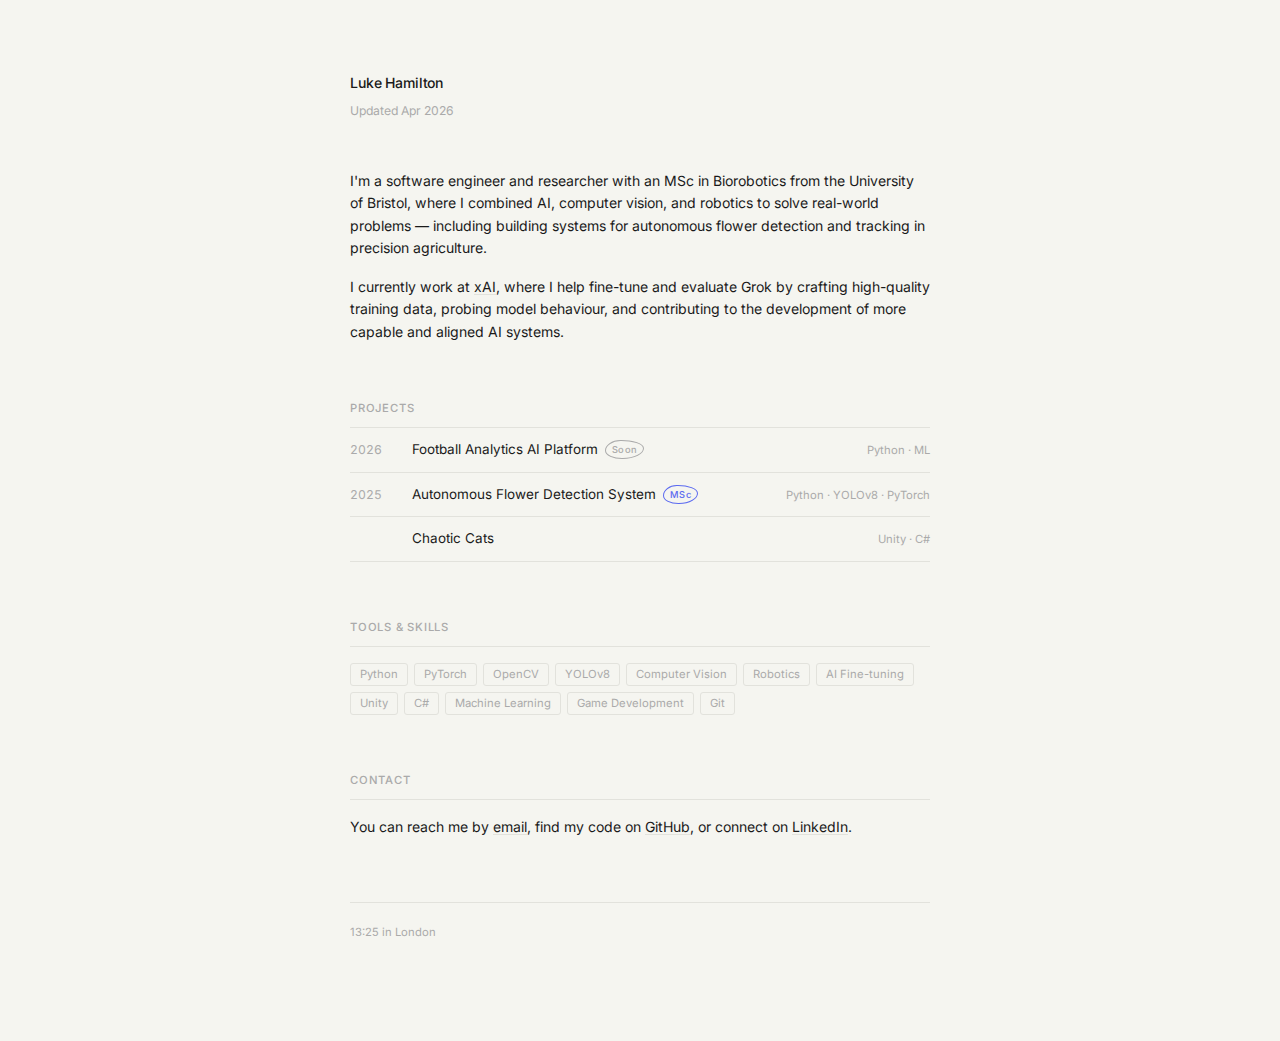
<file: index.html>
<!-- Built by hand. HTML, CSS, vanilla JS. No frameworks, no build tools. -->
<!DOCTYPE html>
<html lang="en">
<head>
  <meta charset="UTF-8" />
  <meta name="viewport" content="width=device-width, initial-scale=1.0" />
  <meta name="color-scheme" content="light dark" />
  <meta name="theme-color" media="(prefers-color-scheme: light)" content="#f5f5f0" />
  <meta name="theme-color" media="(prefers-color-scheme: dark)" content="#111110" />
  <title>Luke Hamilton</title>
  <meta name="description" content="Luke Hamilton — AI researcher, game developer, and biorobotics engineer." />
  <link rel="canonical" href="https://lukehamilton2000.github.io/portfolio/" />
  <link rel="preconnect" href="https://fonts.googleapis.com" />
  <link rel="preconnect" href="https://fonts.gstatic.com" crossorigin />
  <link href="https://fonts.googleapis.com/css2?family=Inter:ital,wght@0,400;0,500;1,400&display=swap" rel="stylesheet" />
  <script type="application/ld+json">{"@context":"https://schema.org","@type":"Person","name":"Luke Hamilton","email":"lukehamilton2000@gmail.com","url":"https://lukehamilton2000.github.io/portfolio/","jobTitle":"AI Data Specialist","worksFor":{"@type":"Organization","name":"xAI"},"alumniOf":{"@type":"EducationalOrganization","name":"University of Bristol"},"sameAs":["https://github.com/lukehamilton2000"]}</script>
  <style>
    *, *::before, *::after { box-sizing: border-box; margin: 0; padding: 0; }
    :root {
      --bg: #f5f5f0; --text: #1a1a1a; --muted: #aaa; --muted-hover: #555;
      --border: #e2e2dc; --accent: #5b6af0;
    }
    @media (prefers-color-scheme: dark) {
      :root { --bg: #111110; --text: #e6e6e2; --muted: #555; --muted-hover: #999; --border: #2a2a28; --accent: #818cf8; }
    }
    html { font-size: 15px; }
    body {
      background: var(--bg); color: var(--text);
      font-family: 'Inter', -apple-system, BlinkMacSystemFont, sans-serif;
      font-size: 1rem; line-height: 1.6; padding: 72px 24px 100px;
      -webkit-font-smoothing: antialiased;
    }
    .container { max-width: 580px; margin: 0 auto; }

    :focus-visible { outline: 2px solid var(--accent); outline-offset: 3px; border-radius: 2px; }

    .header { margin-bottom: 48px; }
    .header h1 { font-size: 0.9375rem; font-weight: 500; margin-bottom: 3px; letter-spacing: -0.01em; }
    .header .updated { color: var(--muted); font-size: 0.8125rem; }

    .bio { margin-bottom: 56px; }
    .bio p { margin-bottom: 16px; font-size: 0.9375rem; }
    .bio p:last-child { margin-bottom: 0; }
    .bio a, .contact a {
      color: inherit; text-decoration: underline;
      text-decoration-color: var(--border); text-underline-offset: 2px;
      transition: text-decoration-color 0.12s;
    }
    .bio a:hover, .contact a:hover { text-decoration-color: var(--text); }

    .section-label {
      font-size: 0.75rem; font-weight: 500; color: var(--muted);
      letter-spacing: 0.07em; text-transform: uppercase;
      padding-bottom: 10px; border-bottom: 1px solid var(--border);
    }

    .projects { margin-bottom: 56px; }
    .project-list { display: flex; flex-direction: column; }
    .project-list:hover .project-row { color: var(--muted); }
    .project-list:hover .project-row:hover { color: var(--text); }
    .project-row {
      display: grid; grid-template-columns: 48px 1fr auto;
      align-items: baseline; gap: 0 14px; padding: 11px 0;
      border-bottom: 1px solid var(--border); text-decoration: none;
      color: var(--text); transition: color 0.18s ease;
    }
    .project-row.no-top-border { border-top: none; }
    .project-row .year { font-size: 0.8125rem; color: var(--muted); font-variant-numeric: tabular-nums; }
    .project-row .year.hidden { visibility: hidden; }
    .project-row .title {
      font-size: 0.9rem; display: flex; align-items: center; gap: 7px;
      transition: transform 0.2s cubic-bezier(0.25,0.46,0.45,0.94);
    }
    .project-row:hover .title { transform: translateX(3px); }
    .project-row .title::after {
      content: '→'; font-size: 0.8125rem; opacity: 0;
      transform: translateX(-5px); transition: opacity 0.18s ease, transform 0.18s ease;
    }
    .project-list:hover .project-row:hover .title::after { opacity: 1; transform: translateX(0); }
    .project-row .tech { font-size: 0.75rem; color: var(--muted); text-align: right; white-space: nowrap; }

    .badge {
      font-size: 0.625rem; font-weight: 500; padding: 1px 6px;
      border: 1.5px solid var(--accent); color: var(--accent); letter-spacing: 0.03em; line-height: 1.6;
      border-radius: 40% 60% 55% 45% / 55% 45% 55% 45%; transform: rotate(-1deg);
      display: inline-flex; flex-shrink: 0;
    }
    .badge-soon { border-color: var(--muted); color: var(--muted); }

    .skills { margin-bottom: 56px; }
    .skill-grid { display: flex; flex-wrap: wrap; gap: 6px; padding-top: 16px; }
    .skill-tag {
      font-size: 0.75rem; color: var(--muted); border: 1px solid var(--border);
      border-radius: 3px; padding: 2px 9px; line-height: 1.5;
    }

    .contact { margin-bottom: 56px; }
    .contact p { font-size: 0.9375rem; padding-top: 16px; }
    #email-link { cursor: pointer; transition: opacity 0.1s; }
    #email-link.copied { opacity: 0.4; }

    footer {
      margin-top: 64px; padding-top: 20px; border-top: 1px solid var(--border);
      display: flex; align-items: center; justify-content: space-between; flex-wrap: wrap; gap: 8px;
    }
    footer .time-info, footer .status-text { font-size: 0.75rem; color: var(--muted); }
    footer .status-text { display: flex; align-items: center; gap: 5px; }
    .zzz { display: inline-flex; gap: 2px; font-size: 0.6875rem; animation: drift 2.6s ease-in-out infinite; }
    @keyframes drift {
      0%,100% { transform: translateY(0) rotate(0deg); opacity: 0.5; }
      50%      { transform: translateY(-4px) rotate(6deg); opacity: 1; }
    }
    @media (prefers-reduced-motion: reduce) {
      *, *::before, *::after { transition-duration: 0.01ms !important; animation-duration: 0.01ms !important; }
    }
    @media (max-width: 480px) {
      body { padding: 48px 18px 72px; }
      .project-row { grid-template-columns: 42px 1fr; }
      .project-row .tech { display: none; }
    }
  </style>
</head>
<body>
  <div class="container">
    <header class="header">
      <h1>Luke Hamilton</h1>
      <span class="updated">Updated Apr 2026</span>
    </header>

    <section class="bio">
      <p>I'm a software engineer and researcher with an MSc in Biorobotics from the University of Bristol, where I combined AI, computer vision, and robotics to solve real-world problems — including building systems for autonomous flower detection and tracking in precision agriculture.</p>
      <p>I currently work at <a href="https://x.ai" target="_blank" rel="noopener">xAI</a>, where I help fine-tune and evaluate Grok by crafting high-quality training data, probing model behaviour, and contributing to the development of more capable and aligned AI systems.</p>
    </section>

    <section class="projects">
      <div class="section-label">Projects</div>
      <div class="project-list">
        <a class="project-row" href="football-analytics.html">
          <span class="year">2026</span>
          <span class="title">Football Analytics AI Platform <span class="badge badge-soon">Soon</span></span>
          <span class="tech">Python · ML</span>
        </a>
        <a class="project-row" href="flower-detection.html">
          <span class="year">2025</span>
          <span class="title">Autonomous Flower Detection System <span class="badge">MSc</span></span>
          <span class="tech">Python · YOLOv8 · PyTorch</span>
        </a>
        <a class="project-row no-top-border" href="chaotic-cats.html">
          <span class="year hidden">2025</span>
          <span class="title">Chaotic Cats</span>
          <span class="tech">Unity · C#</span>
        </a>
      </div>
    </section>

    <section class="skills">
      <div class="section-label">Tools &amp; Skills</div>
      <div class="skill-grid">
        <span class="skill-tag">Python</span><span class="skill-tag">PyTorch</span>
        <span class="skill-tag">OpenCV</span><span class="skill-tag">YOLOv8</span>
        <span class="skill-tag">Computer Vision</span><span class="skill-tag">Robotics</span>
        <span class="skill-tag">AI Fine-tuning</span><span class="skill-tag">Unity</span>
        <span class="skill-tag">C#</span><span class="skill-tag">Machine Learning</span>
        <span class="skill-tag">Game Development</span><span class="skill-tag">Git</span>
      </div>
    </section>

    <section class="contact">
      <div class="section-label">Contact</div>
      <p>
        You can reach me by <a href="mailto:lukehamilton2000@gmail.com" id="email-link">email</a>,
        find my code on <a href="https://github.com/lukehamilton2000" target="_blank" rel="noopener me">GitHub</a>,
        or connect on <a href="https://linkedin.com/in/lukehamilton" target="_blank" rel="noopener">LinkedIn</a>.
      </p>
    </section>

    <footer>
      <span class="time-info" id="local-time">Loading…</span>
      <span class="status-text" id="footer-status"></span>
    </footer>
  </div>

  <script>
    function updateFooter() {
      const now = new Date();
      document.getElementById('local-time').textContent =
        now.toLocaleTimeString('en-GB', { hour:'2-digit', minute:'2-digit', timeZone:'Europe/London' }) + ' in London';
      const h = parseInt(new Intl.DateTimeFormat('en-GB',{hour:'numeric',hour12:false,timeZone:'Europe/London'}).format(now));
      document.getElementById('footer-status').innerHTML =
        (h >= 23 || h < 7) ? 'sleeping <span class="zzz">z z z</span>' : '';
    }
    updateFooter();
    setInterval(updateFooter, 10000);

    document.getElementById('email-link').addEventListener('click', e => {
      e.preventDefault();
      navigator.clipboard.writeText('lukehamilton2000@gmail.com').then(() => {
        const el = e.currentTarget;
        el.textContent = 'copied ✓';
        el.classList.add('copied');
        setTimeout(() => { el.textContent = 'email'; el.classList.remove('copied'); }, 1800);
      });
    });

    // hey dev 👋
    const m = 'font-family:monospace;';
    console.log('%c Luke Hamilton ', `${m}background:#1a1a1a;color:#f5f5f0;font-size:14px;padding:5px 10px;border-radius:3px`);
    console.log('%c hey, you opened devtools. respect. ', `${m}color:#aaa;font-size:11px`);
    console.log('%c → github.com/lukehamilton2000 ', `${m}color:#818cf8;font-size:11px`);
  </script>
</body>
</html>
</file>
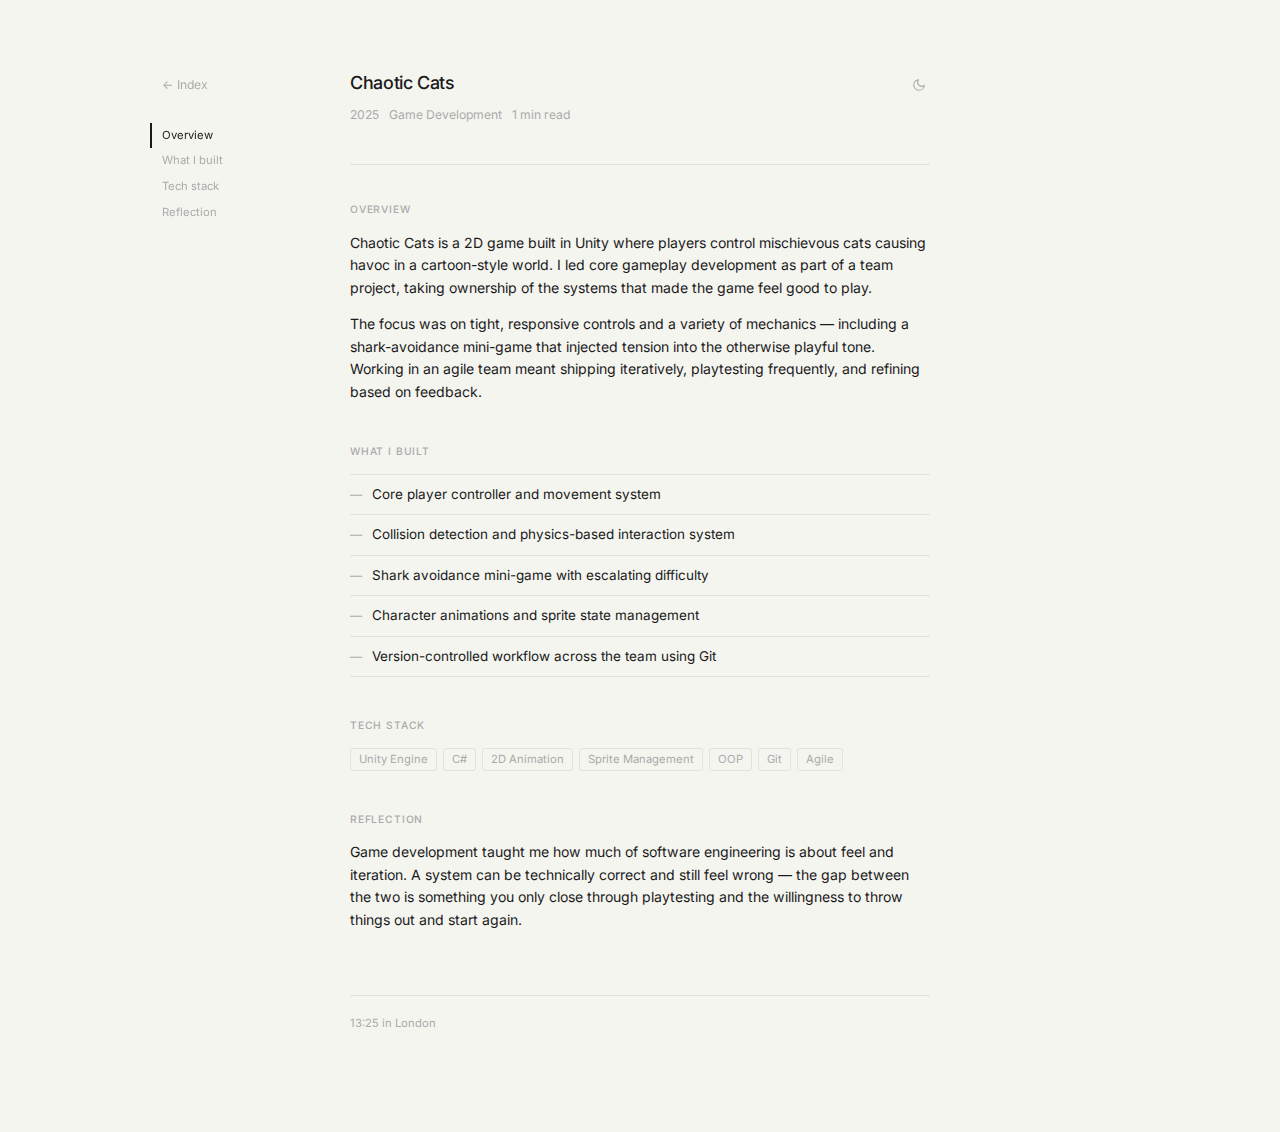
<file: chaotic-cats.html>
<!-- Built by hand. No frameworks. -->
<!DOCTYPE html>
<html lang="en">
<head>
  <meta charset="UTF-8" />
  <meta name="viewport" content="width=device-width, initial-scale=1.0" />
  <meta name="color-scheme" content="light dark" />
  <meta name="theme-color" media="(prefers-color-scheme: light)" content="#f5f5f0" />
  <meta name="theme-color" media="(prefers-color-scheme: dark)" content="#111110" />
  <title>Chaotic Cats — Luke Hamilton</title>
  <meta name="description" content="2D game featuring mischievous cats, built in Unity with C#." />
  <link rel="canonical" href="https://lukehamilton2000.github.io/portfolio/chaotic-cats.html" />
  <link rel="preconnect" href="https://fonts.googleapis.com" />
  <link rel="preconnect" href="https://fonts.gstatic.com" crossorigin />
  <link href="https://fonts.googleapis.com/css2?family=Inter:ital,wght@0,400;0,500;1,400&display=swap" rel="stylesheet" />
  <script>
    const savedTheme = localStorage.getItem('theme');
    if (savedTheme) document.documentElement.setAttribute('data-theme', savedTheme);
  </script>
  <style>
    *, *::before, *::after { box-sizing: border-box; margin: 0; padding: 0; }
    :root, :root[data-theme="light"] { --bg:#f5f5f0;--text:#1a1a1a;--muted:#aaa;--muted-hover:#444;--border:#e2e2dc;--accent:#5b6af0;--cw:580px; }
    :root[data-theme="dark"] { --bg:#111110;--text:#e6e6e2;--muted:#555;--muted-hover:#999;--border:#2a2a28;--accent:#818cf8; }
    @media (prefers-color-scheme: dark) {
      :root:not([data-theme="light"]) { --bg:#111110;--text:#e6e6e2;--muted:#555;--muted-hover:#999;--border:#2a2a28;--accent:#818cf8; }
    }
    html { font-size: 15px; }
    body {
      background:var(--bg);color:var(--text);
      font-family:'Inter',-apple-system,BlinkMacSystemFont,sans-serif;
      font-size:1rem;line-height:1.6;padding:72px 24px 100px;-webkit-font-smoothing:antialiased;
    }
    .progress { position:fixed;top:0;left:0;height:1.5px;width:0%;background:var(--text);z-index:100;transition:width 0.08s linear; }
    .sidebar { position:fixed;top:72px;left:calc(50% - 478px);width:140px; }
    .sidebar .back {
      display:inline-flex;align-items:center;gap:5px;font-size:0.8125rem;
      color:var(--muted);text-decoration:none;margin-bottom:28px;transition:color 0.12s;
    }
    .sidebar .back:hover { color:var(--text); }
    .sidebar nav { display:flex;flex-direction:column; }
    .sidebar nav a {
      font-size:0.75rem;color:var(--muted);text-decoration:none;
      padding:5px 0 5px 10px;margin-left:-12px;line-height:1.4;
      border-left:2px solid transparent;transition:color 0.12s,border-color 0.12s;
    }
    .sidebar nav a:hover { color:var(--muted-hover); }
    .sidebar nav a.active { color:var(--text);border-left-color:var(--text); }
    .mobile-back { display:none;align-items:center;gap:5px;font-size:0.8125rem;color:var(--muted);text-decoration:none;margin-bottom:40px;transition:color 0.12s; }
    .mobile-back:hover { color:var(--text); }
    .content { max-width:var(--cw);margin:0 auto; }
    :focus-visible { outline:2px solid var(--accent);outline-offset:3px;border-radius:2px; }
    .article-header { margin-bottom: 40px; display: flex; justify-content: space-between; align-items: flex-start; gap: 16px; }
    .header-content { flex: 1; }
    .article-header h1 { font-size:1.2rem;font-weight:500;line-height:1.25;letter-spacing:-0.02em;margin-bottom:10px; }
    .theme-toggle { background: none; border: none; padding: 4px; color: var(--muted); cursor: pointer; display: inline-flex; align-items: center; justify-content: center; transition: color 0.15s ease, transform 0.2s cubic-bezier(0.25, 0.46, 0.45, 0.94); margin-top: 2px; }
    .theme-toggle:hover { color: var(--text); }
    .theme-toggle:active { transform: scale(0.9); }
    .theme-toggle svg { width: 14px; height: 14px; fill: none; stroke: currentColor; stroke-width: 2; stroke-linecap: round; stroke-linejoin: round; }
    .theme-toggle #sun-icon { display: none; }
    .theme-toggle #moon-icon { display: block; }
    :root[data-theme="dark"] .theme-toggle #sun-icon { display: block; }
    :root[data-theme="dark"] .theme-toggle #moon-icon { display: none; }
    @media (prefers-color-scheme: dark) { :root:not([data-theme="light"]) .theme-toggle #sun-icon { display: block; } :root:not([data-theme="light"]) .theme-toggle #moon-icon { display: none; } }
    .article-meta { display:flex;align-items:center;gap:10px;flex-wrap:wrap; }
    .meta-item { font-size:0.8125rem;color:var(--muted); }
    .article-body { border-top:1px solid var(--border);padding-top:36px; }
    .article-body section { margin-bottom:40px; }
    .article-body section:last-child { margin-bottom:0; }
    .article-body h2 { font-size:0.6875rem;font-weight:500;letter-spacing:0.08em;text-transform:uppercase;color:var(--muted);margin-bottom:14px;scroll-margin-top:88px; }
    .article-body p { font-size:0.9375rem;margin-bottom:14px; }
    .article-body p:last-child { margin-bottom:0; }
    .article-body ul { list-style:none; }
    .article-body ul li { padding:9px 0;border-bottom:1px solid var(--border);font-size:0.9rem;display:flex;align-items:baseline;gap:10px; }
    .article-body ul li:first-child { border-top:1px solid var(--border); }
    .article-body ul li::before { content:'—';color:var(--muted);flex-shrink:0;font-size:0.8125rem; }
    .tech-list { display:flex;flex-wrap:wrap;gap:6px; }
    .tech-tag { font-size:0.75rem;color:var(--muted);border:1px solid var(--border);border-radius:3px;padding:2px 8px;line-height:1.5; }
    footer { margin-top:64px;padding-top:18px;border-top:1px solid var(--border);font-size:0.75rem;color:var(--muted); }
    @media (prefers-reduced-motion: reduce) {
      *,*::before,*::after { transition-duration:0.01ms !important;animation-duration:0.01ms !important; }
    }
    @media (max-width:980px) { .sidebar { display:none; } .mobile-back { display:inline-flex; } }
    @media (max-width:480px) { body { padding:48px 18px 72px; } }
  </style>
</head>
<body>
  <div class="progress" id="progress"></div>

  <aside class="sidebar">
    <a class="back" href="index.html">← Index</a>
    <nav id="toc">
      <a href="#overview">Overview</a>
      <a href="#built">What I built</a>
      <a href="#tech">Tech stack</a>
      <a href="#reflection">Reflection</a>
    </nav>
  </aside>

  <main class="content">
    <a class="mobile-back" href="index.html">← Index</a>

    <header class="article-header">
      <div class="header-content">
        <h1>Chaotic Cats</h1>
        <div class="article-meta">
          <time class="meta-item" datetime="2025">2025</time>
          <span class="meta-item">Game Development</span>
          <span class="meta-item" id="reading-time"></span>
        </div>
      </div>
      <button class="theme-toggle" id="theme-toggle" aria-label="Toggle theme">
        <svg id="moon-icon" xmlns="http://www.w3.org/2000/svg" viewBox="0 0 24 24"><path d="M21 12.79A9 9 0 1 1 11.21 3 7 7 0 0 0 21 12.79z"></path></svg>
        <svg id="sun-icon" xmlns="http://www.w3.org/2000/svg" viewBox="0 0 24 24"><circle cx="12" cy="12" r="5"></circle><line x1="12" y1="1" x2="12" y2="3"></line><line x1="12" y1="21" x2="12" y2="23"></line><line x1="4.22" y1="4.22" x2="5.64" y2="5.64"></line><line x1="18.36" y1="18.36" x2="19.78" y2="19.78"></line><line x1="1" y1="12" x2="3" y2="12"></line><line x1="21" y1="12" x2="23" y2="12"></line><line x1="4.22" y1="19.78" x2="5.64" y2="18.36"></line><line x1="18.36" y1="5.64" x2="19.78" y2="4.22"></line></svg>
      </button>
    </header>

    <div class="article-body">
      <section id="overview">
        <h2>Overview</h2>
        <p>Chaotic Cats is a 2D game built in Unity where players control mischievous cats causing havoc in a cartoon-style world. I led core gameplay development as part of a team project, taking ownership of the systems that made the game feel good to play.</p>
        <p>The focus was on tight, responsive controls and a variety of mechanics — including a shark-avoidance mini-game that injected tension into the otherwise playful tone. Working in an agile team meant shipping iteratively, playtesting frequently, and refining based on feedback.</p>
      </section>
      <section id="built">
        <h2>What I built</h2>
        <ul>
          <li>Core player controller and movement system</li>
          <li>Collision detection and physics-based interaction system</li>
          <li>Shark avoidance mini-game with escalating difficulty</li>
          <li>Character animations and sprite state management</li>
          <li>Version-controlled workflow across the team using Git</li>
        </ul>
      </section>
      <section id="tech">
        <h2>Tech stack</h2>
        <div class="tech-list">
          <span class="tech-tag">Unity Engine</span><span class="tech-tag">C#</span>
          <span class="tech-tag">2D Animation</span><span class="tech-tag">Sprite Management</span>
          <span class="tech-tag">OOP</span><span class="tech-tag">Git</span><span class="tech-tag">Agile</span>
        </div>
      </section>
      <section id="reflection">
        <h2>Reflection</h2>
        <p>Game development taught me how much of software engineering is about feel and iteration. A system can be technically correct and still feel wrong — the gap between the two is something you only close through playtesting and the willingness to throw things out and start again.</p>
      </section>
    </div>

    <footer id="local-time">Loading…</footer>
  </main>

  <script>
    const words = document.querySelector('.article-body').textContent.trim().split(/\s+/).length;
    document.getElementById('reading-time').textContent = Math.max(1, Math.round(words / 200)) + ' min read';

    window.addEventListener('scroll', () => {
      document.getElementById('progress').style.width =
        Math.min(window.scrollY / (document.body.scrollHeight - innerHeight) * 100, 100) + '%';
    }, { passive: true });

    const secs = document.querySelectorAll('.article-body section[id]');
    const links = document.querySelectorAll('#toc a');
    secs.forEach(s => new IntersectionObserver(es => es.forEach(e => {
      if (e.isIntersecting) {
        links.forEach(a => a.classList.remove('active'));
        const a = document.querySelector(`#toc a[href="#${e.target.id}"]`);
        if (a) a.classList.add('active');
      }
    }), { rootMargin: '-20% 0px -70% 0px' }).observe(s));

    document.addEventListener('keydown', e => {
      if (['INPUT','TEXTAREA'].includes(document.activeElement.tagName)) return;
      if (e.key === 'Escape' || e.key === 'h') window.location.href = 'index.html';
    });

    function tick() {
      document.getElementById('local-time').textContent =
        new Date().toLocaleTimeString('en-GB',{hour:'2-digit',minute:'2-digit',timeZone:'Europe/London'}) + ' in London';
    }
    tick(); setInterval(tick, 10000);

    const themeToggle = document.getElementById('theme-toggle');
    if (themeToggle) {
      themeToggle.addEventListener('click', () => {
        const isDark = document.documentElement.getAttribute('data-theme') === 'dark' || 
                      (!document.documentElement.hasAttribute('data-theme') && window.matchMedia('(prefers-color-scheme: dark)').matches);
        const newTheme = isDark ? 'light' : 'dark';
        document.documentElement.setAttribute('data-theme', newTheme);
        localStorage.setItem('theme', newTheme);
      });
    }
  </script>
</body>
</html>
</file>
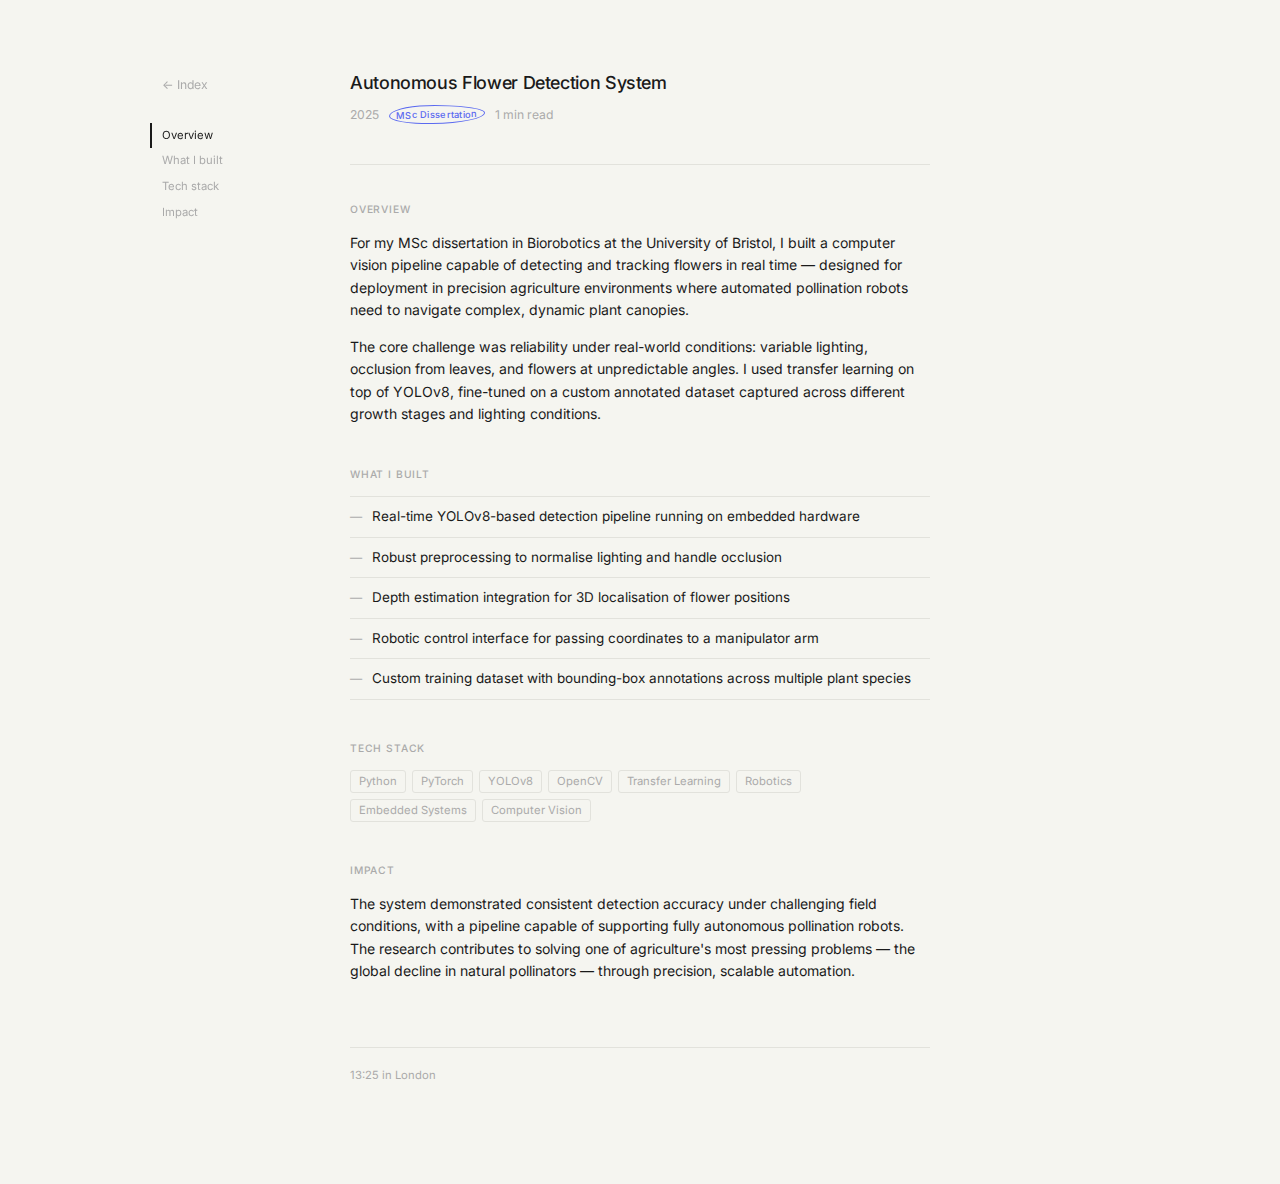
<file: flower-detection.html>
<!-- Built by hand. No frameworks. -->
<!DOCTYPE html>
<html lang="en">
<head>
  <meta charset="UTF-8" />
  <meta name="viewport" content="width=device-width, initial-scale=1.0" />
  <meta name="color-scheme" content="light dark" />
  <meta name="theme-color" media="(prefers-color-scheme: light)" content="#f5f5f0" />
  <meta name="theme-color" media="(prefers-color-scheme: dark)" content="#111110" />
  <title>Autonomous Flower Detection — Luke Hamilton</title>
  <meta name="description" content="MSc dissertation: real-time flower detection and tracking system for precision agriculture robotics." />
  <link rel="canonical" href="https://lukehamilton2000.github.io/portfolio/flower-detection.html" />
  <link rel="preconnect" href="https://fonts.googleapis.com" />
  <link rel="preconnect" href="https://fonts.gstatic.com" crossorigin />
  <link href="https://fonts.googleapis.com/css2?family=Inter:ital,wght@0,400;0,500;1,400&display=swap" rel="stylesheet" />
  <style>
    *, *::before, *::after { box-sizing: border-box; margin: 0; padding: 0; }
    :root {
      --bg: #f5f5f0; --text: #1a1a1a; --muted: #aaa; --muted-hover: #444;
      --border: #e2e2dc; --accent: #5b6af0;
      --cw: 580px; /* content width — must match index */
    }
    @media (prefers-color-scheme: dark) {
      :root { --bg: #111110; --text: #e6e6e2; --muted: #555; --muted-hover: #999; --border: #2a2a28; --accent: #818cf8; }
    }
    html { font-size: 15px; }
    body {
      background: var(--bg); color: var(--text);
      font-family: 'Inter', -apple-system, BlinkMacSystemFont, sans-serif;
      font-size: 1rem; line-height: 1.6; padding: 72px 24px 100px;
      -webkit-font-smoothing: antialiased;
    }

    /* ── Scroll progress ── */
    .progress {
      position: fixed; top: 0; left: 0; height: 1.5px; width: 0%;
      background: var(--text); z-index: 100; transition: width 0.08s linear;
    }

    /* ── Sidebar: fixed, left-of-center ── */
    /* Content is max-width:var(--cw) centered.
       Left edge of content = 50vw - var(--cw)/2
       Sidebar right edge   = left edge - 48px gap
       Sidebar left edge    = sidebar right - 140px
       → left: calc(50% - var(--cw)/2 - 48px - 140px) = calc(50% - 478px)        */
    .sidebar {
      position: fixed; top: 72px;
      left: calc(50% - 478px);
      width: 140px;
    }
    .sidebar .back {
      display: inline-flex; align-items: center; gap: 5px;
      font-size: 0.8125rem; color: var(--muted); text-decoration: none;
      margin-bottom: 28px; transition: color 0.12s;
    }
    .sidebar .back:hover { color: var(--text); }
    .sidebar nav { display: flex; flex-direction: column; }
    .sidebar nav a {
      font-size: 0.75rem; color: var(--muted); text-decoration: none;
      padding: 5px 0 5px 10px; margin-left: -12px; line-height: 1.4;
      border-left: 2px solid transparent;
      transition: color 0.12s, border-color 0.12s;
    }
    .sidebar nav a:hover { color: var(--muted-hover); }
    .sidebar nav a.active { color: var(--text); border-left-color: var(--text); }

    /* Mobile back — shown only when sidebar hidden */
    .mobile-back {
      display: none;
      align-items: center; gap: 5px; font-size: 0.8125rem;
      color: var(--muted); text-decoration: none; margin-bottom: 40px;
      transition: color 0.12s;
    }
    .mobile-back:hover { color: var(--text); }

    /* ── Content — same centering as index ── */
    .content { max-width: var(--cw); margin: 0 auto; }

    :focus-visible { outline: 2px solid var(--accent); outline-offset: 3px; border-radius: 2px; }

    .article-header { margin-bottom: 40px; }
    .article-header h1 {
      font-size: 1.2rem; font-weight: 500; line-height: 1.25;
      letter-spacing: -0.02em; margin-bottom: 10px;
    }
    .article-meta { display: flex; align-items: center; gap: 10px; flex-wrap: wrap; }
    .meta-item { font-size: 0.8125rem; color: var(--muted); }
    .badge {
      font-size: 0.625rem; font-weight: 500; padding: 1px 6px;
      border: 1.5px solid var(--accent); color: var(--accent); letter-spacing: 0.03em; line-height: 1.6;
      border-radius: 40% 60% 55% 45% / 55% 45% 55% 45%; transform: rotate(-1deg); display: inline-flex;
    }

    .article-body { border-top: 1px solid var(--border); padding-top: 36px; }
    .article-body section { margin-bottom: 40px; }
    .article-body section:last-child { margin-bottom: 0; }
    .article-body h2 {
      font-size: 0.6875rem; font-weight: 500; letter-spacing: 0.08em;
      text-transform: uppercase; color: var(--muted); margin-bottom: 14px; scroll-margin-top: 88px;
    }
    .article-body p { font-size: 0.9375rem; margin-bottom: 14px; }
    .article-body p:last-child { margin-bottom: 0; }
    .article-body ul { list-style: none; }
    .article-body ul li {
      padding: 9px 0; border-bottom: 1px solid var(--border);
      font-size: 0.9rem; display: flex; align-items: baseline; gap: 10px;
    }
    .article-body ul li:first-child { border-top: 1px solid var(--border); }
    .article-body ul li::before { content: '—'; color: var(--muted); flex-shrink: 0; font-size: 0.8125rem; }
    .tech-list { display: flex; flex-wrap: wrap; gap: 6px; }
    .tech-tag {
      font-size: 0.75rem; color: var(--muted); border: 1px solid var(--border);
      border-radius: 3px; padding: 2px 8px; line-height: 1.5;
    }

    footer { margin-top: 64px; padding-top: 18px; border-top: 1px solid var(--border); font-size: 0.75rem; color: var(--muted); }

    @media (prefers-reduced-motion: reduce) {
      *, *::before, *::after { transition-duration: 0.01ms !important; animation-duration: 0.01ms !important; }
      .progress { transition: none; }
    }

    /* Hide fixed sidebar on narrow viewports */
    @media (max-width: 980px) {
      .sidebar { display: none; }
      .mobile-back { display: inline-flex; }
    }
    @media (max-width: 480px) { body { padding: 48px 18px 72px; } }
  </style>
</head>
<body>
  <div class="progress" id="progress"></div>

  <aside class="sidebar">
    <a class="back" href="index.html">← Index</a>
    <nav id="toc">
      <a href="#overview">Overview</a>
      <a href="#built">What I built</a>
      <a href="#tech">Tech stack</a>
      <a href="#impact">Impact</a>
    </nav>
  </aside>

  <main class="content">
    <a class="mobile-back" href="index.html">← Index</a>

    <header class="article-header">
      <h1>Autonomous Flower Detection System</h1>
      <div class="article-meta">
        <time class="meta-item" datetime="2025">2025</time>
        <span class="badge">MSc Dissertation</span>
        <span class="meta-item" id="reading-time"></span>
      </div>
    </header>

    <div class="article-body">
      <section id="overview">
        <h2>Overview</h2>
        <p>For my MSc dissertation in Biorobotics at the University of Bristol, I built a computer vision pipeline capable of detecting and tracking flowers in real time — designed for deployment in precision agriculture environments where automated pollination robots need to navigate complex, dynamic plant canopies.</p>
        <p>The core challenge was reliability under real-world conditions: variable lighting, occlusion from leaves, and flowers at unpredictable angles. I used transfer learning on top of YOLOv8, fine-tuned on a custom annotated dataset captured across different growth stages and lighting conditions.</p>
      </section>
      <section id="built">
        <h2>What I built</h2>
        <ul>
          <li>Real-time YOLOv8-based detection pipeline running on embedded hardware</li>
          <li>Robust preprocessing to normalise lighting and handle occlusion</li>
          <li>Depth estimation integration for 3D localisation of flower positions</li>
          <li>Robotic control interface for passing coordinates to a manipulator arm</li>
          <li>Custom training dataset with bounding-box annotations across multiple plant species</li>
        </ul>
      </section>
      <section id="tech">
        <h2>Tech stack</h2>
        <div class="tech-list">
          <span class="tech-tag">Python</span><span class="tech-tag">PyTorch</span>
          <span class="tech-tag">YOLOv8</span><span class="tech-tag">OpenCV</span>
          <span class="tech-tag">Transfer Learning</span><span class="tech-tag">Robotics</span>
          <span class="tech-tag">Embedded Systems</span><span class="tech-tag">Computer Vision</span>
        </div>
      </section>
      <section id="impact">
        <h2>Impact</h2>
        <p>The system demonstrated consistent detection accuracy under challenging field conditions, with a pipeline capable of supporting fully autonomous pollination robots. The research contributes to solving one of agriculture's most pressing problems — the global decline in natural pollinators — through precision, scalable automation.</p>
      </section>
    </div>

    <footer id="local-time">Loading…</footer>
  </main>

  <script>
    // Reading time
    const words = document.querySelector('.article-body').textContent.trim().split(/\s+/).length;
    document.getElementById('reading-time').textContent = Math.max(1, Math.round(words / 200)) + ' min read';

    // Scroll progress
    window.addEventListener('scroll', () => {
      const p = window.scrollY / (document.body.scrollHeight - innerHeight) * 100;
      document.getElementById('progress').style.width = Math.min(p, 100) + '%';
    }, { passive: true });

    // Active TOC
    const secs = document.querySelectorAll('.article-body section[id]');
    const links = document.querySelectorAll('#toc a');
    new IntersectionObserver(es => es.forEach(e => {
      if (e.isIntersecting) {
        links.forEach(a => a.classList.remove('active'));
        const a = document.querySelector(`#toc a[href="#${e.target.id}"]`);
        if (a) a.classList.add('active');
      }
    }), { rootMargin: '-20% 0px -70% 0px' }).observe(secs[0]) || secs.forEach(s =>
      new IntersectionObserver(es => es.forEach(e => {
        if (e.isIntersecting) {
          links.forEach(a => a.classList.remove('active'));
          const a = document.querySelector(`#toc a[href="#${e.target.id}"]`);
          if (a) a.classList.add('active');
        }
      }), { rootMargin: '-20% 0px -70% 0px' }).observe(s)
    );

    // Keyboard shortcut: h or Esc → home
    document.addEventListener('keydown', e => {
      if (['INPUT','TEXTAREA'].includes(document.activeElement.tagName)) return;
      if (e.key === 'Escape' || e.key === 'h') window.location.href = 'index.html';
    });

    // Footer clock
    function tick() {
      document.getElementById('local-time').textContent =
        new Date().toLocaleTimeString('en-GB',{hour:'2-digit',minute:'2-digit',timeZone:'Europe/London'}) + ' in London';
    }
    tick(); setInterval(tick, 10000);
  </script>
</body>
</html>
</file>
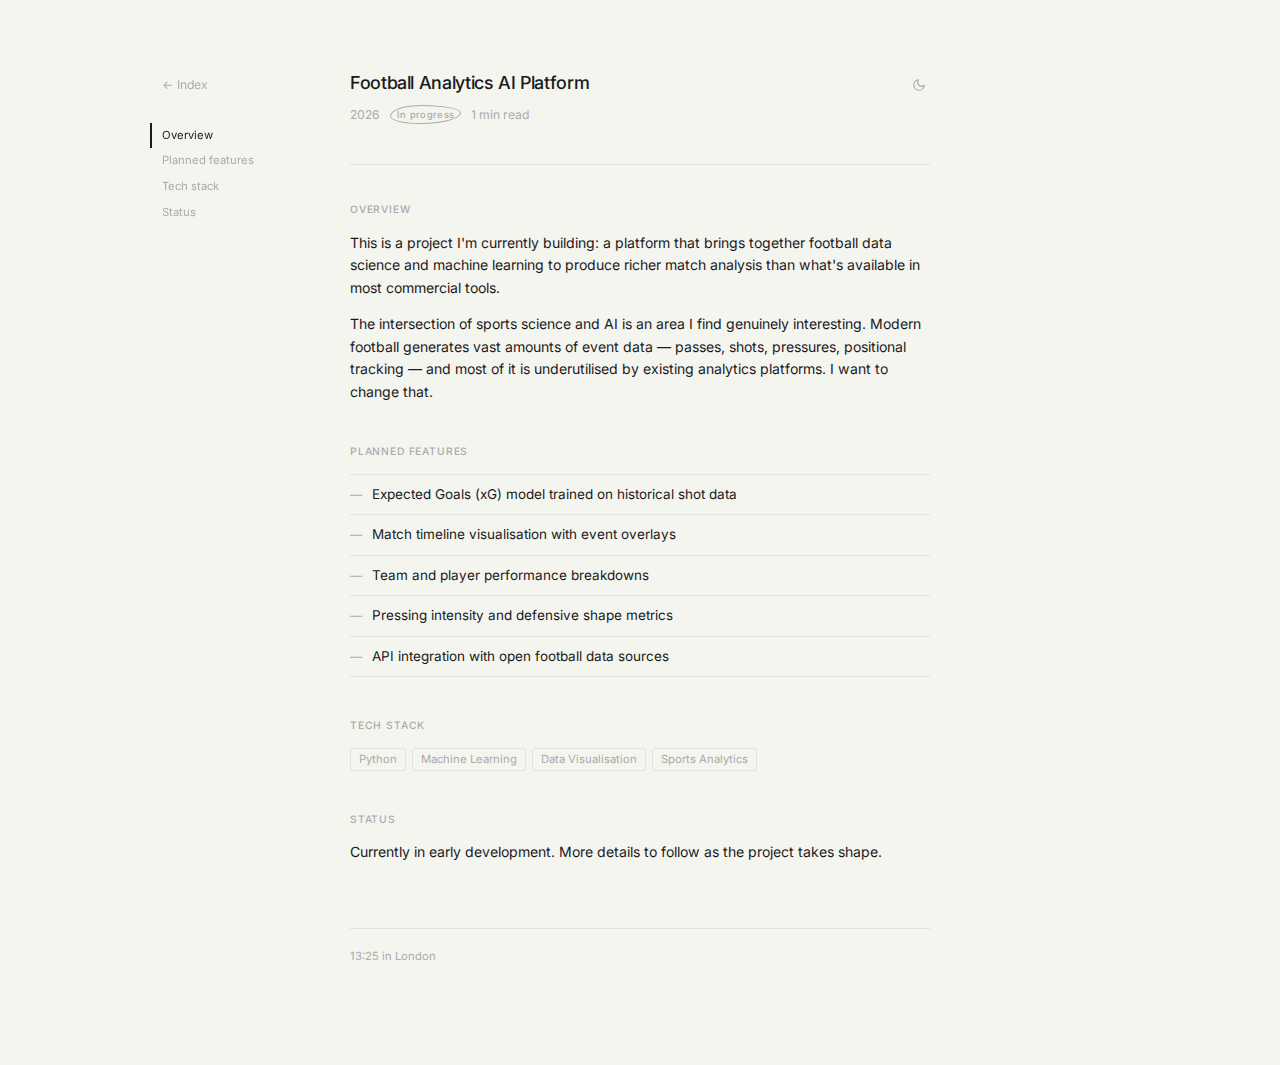
<file: football-analytics.html>
<!-- Built by hand. No frameworks. -->
<!DOCTYPE html>
<html lang="en">
<head>
  <meta charset="UTF-8" />
  <meta name="viewport" content="width=device-width, initial-scale=1.0" />
  <meta name="color-scheme" content="light dark" />
  <meta name="theme-color" media="(prefers-color-scheme: light)" content="#f5f5f0" />
  <meta name="theme-color" media="(prefers-color-scheme: dark)" content="#111110" />
  <title>Football Analytics AI Platform — Luke Hamilton</title>
  <meta name="description" content="An upcoming football analytics platform combining xG modelling, match analysis, and machine learning." />
  <link rel="canonical" href="https://lukehamilton2000.github.io/portfolio/football-analytics.html" />
  <link rel="preconnect" href="https://fonts.googleapis.com" />
  <link rel="preconnect" href="https://fonts.gstatic.com" crossorigin />
  <link href="https://fonts.googleapis.com/css2?family=Inter:ital,wght@0,400;0,500;1,400&display=swap" rel="stylesheet" />
  <script>
    const savedTheme = localStorage.getItem('theme');
    if (savedTheme) document.documentElement.setAttribute('data-theme', savedTheme);
  </script>
  <style>
    *, *::before, *::after { box-sizing: border-box; margin: 0; padding: 0; }
    :root, :root[data-theme="light"] { --bg:#f5f5f0;--text:#1a1a1a;--muted:#aaa;--muted-hover:#444;--border:#e2e2dc;--accent:#5b6af0;--cw:580px; }
    :root[data-theme="dark"] { --bg:#111110;--text:#e6e6e2;--muted:#555;--muted-hover:#999;--border:#2a2a28;--accent:#818cf8; }
    @media (prefers-color-scheme: dark) {
      :root:not([data-theme="light"]) { --bg:#111110;--text:#e6e6e2;--muted:#555;--muted-hover:#999;--border:#2a2a28;--accent:#818cf8; }
    }
    html { font-size: 15px; }
    body {
      background:var(--bg);color:var(--text);
      font-family:'Inter',-apple-system,BlinkMacSystemFont,sans-serif;
      font-size:1rem;line-height:1.6;padding:72px 24px 100px;-webkit-font-smoothing:antialiased;
    }
    .progress { position:fixed;top:0;left:0;height:1.5px;width:0%;background:var(--text);z-index:100;transition:width 0.08s linear; }
    .sidebar { position:fixed;top:72px;left:calc(50% - 478px);width:140px; }
    .sidebar .back {
      display:inline-flex;align-items:center;gap:5px;font-size:0.8125rem;
      color:var(--muted);text-decoration:none;margin-bottom:28px;transition:color 0.12s;
    }
    .sidebar .back:hover { color:var(--text); }
    .sidebar nav { display:flex;flex-direction:column; }
    .sidebar nav a {
      font-size:0.75rem;color:var(--muted);text-decoration:none;
      padding:5px 0 5px 10px;margin-left:-12px;line-height:1.4;
      border-left:2px solid transparent;transition:color 0.12s,border-color 0.12s;
    }
    .sidebar nav a:hover { color:var(--muted-hover); }
    .sidebar nav a.active { color:var(--text);border-left-color:var(--text); }
    .mobile-back { display:none;align-items:center;gap:5px;font-size:0.8125rem;color:var(--muted);text-decoration:none;margin-bottom:40px;transition:color 0.12s; }
    .mobile-back:hover { color:var(--text); }
    .content { max-width:var(--cw);margin:0 auto; }
    :focus-visible { outline:2px solid var(--accent);outline-offset:3px;border-radius:2px; }
    .article-header { margin-bottom: 40px; display: flex; justify-content: space-between; align-items: flex-start; gap: 16px; }
    .header-content { flex: 1; }
    .article-header h1 { font-size:1.2rem;font-weight:500;line-height:1.25;letter-spacing:-0.02em;margin-bottom:10px; }
    .theme-toggle { background: none; border: none; padding: 4px; color: var(--muted); cursor: pointer; display: inline-flex; align-items: center; justify-content: center; transition: color 0.15s ease, transform 0.2s cubic-bezier(0.25, 0.46, 0.45, 0.94); margin-top: 2px; }
    .theme-toggle:hover { color: var(--text); }
    .theme-toggle:active { transform: scale(0.9); }
    .theme-toggle svg { width: 14px; height: 14px; fill: none; stroke: currentColor; stroke-width: 2; stroke-linecap: round; stroke-linejoin: round; }
    .theme-toggle #sun-icon { display: none; }
    .theme-toggle #moon-icon { display: block; }
    :root[data-theme="dark"] .theme-toggle #sun-icon { display: block; }
    :root[data-theme="dark"] .theme-toggle #moon-icon { display: none; }
    @media (prefers-color-scheme: dark) { :root:not([data-theme="light"]) .theme-toggle #sun-icon { display: block; } :root:not([data-theme="light"]) .theme-toggle #moon-icon { display: none; } }
    .article-meta { display:flex;align-items:center;gap:10px;flex-wrap:wrap; }
    .meta-item { font-size:0.8125rem;color:var(--muted); }
    .badge-soon {
      font-size:0.625rem;font-weight:500;padding:1px 6px;
      border:1.5px solid var(--muted);color:var(--muted);letter-spacing:0.03em;line-height:1.6;
      border-radius:40% 60% 55% 45% / 55% 45% 55% 45%;transform:rotate(-1deg);display:inline-flex;
    }
    .article-body { border-top:1px solid var(--border);padding-top:36px; }
    .article-body section { margin-bottom:40px; }
    .article-body section:last-child { margin-bottom:0; }
    .article-body h2 { font-size:0.6875rem;font-weight:500;letter-spacing:0.08em;text-transform:uppercase;color:var(--muted);margin-bottom:14px;scroll-margin-top:88px; }
    .article-body p { font-size:0.9375rem;margin-bottom:14px; }
    .article-body p:last-child { margin-bottom:0; }
    .article-body ul { list-style:none; }
    .article-body ul li { padding:9px 0;border-bottom:1px solid var(--border);font-size:0.9rem;display:flex;align-items:baseline;gap:10px; }
    .article-body ul li:first-child { border-top:1px solid var(--border); }
    .article-body ul li::before { content:'—';color:var(--muted);flex-shrink:0;font-size:0.8125rem; }
    .tech-list { display:flex;flex-wrap:wrap;gap:6px; }
    .tech-tag { font-size:0.75rem;color:var(--muted);border:1px solid var(--border);border-radius:3px;padding:2px 8px;line-height:1.5; }
    footer { margin-top:64px;padding-top:18px;border-top:1px solid var(--border);font-size:0.75rem;color:var(--muted); }
    @media (prefers-reduced-motion: reduce) {
      *,*::before,*::after { transition-duration:0.01ms !important;animation-duration:0.01ms !important; }
    }
    @media (max-width:980px) { .sidebar { display:none; } .mobile-back { display:inline-flex; } }
    @media (max-width:480px) { body { padding:48px 18px 72px; } }
  </style>
</head>
<body>
  <div class="progress" id="progress"></div>

  <aside class="sidebar">
    <a class="back" href="index.html">← Index</a>
    <nav id="toc">
      <a href="#overview">Overview</a>
      <a href="#features">Planned features</a>
      <a href="#tech">Tech stack</a>
      <a href="#status">Status</a>
    </nav>
  </aside>

  <main class="content">
    <a class="mobile-back" href="index.html">← Index</a>

    <header class="article-header">
      <div class="header-content">
        <h1>Football Analytics AI Platform</h1>
        <div class="article-meta">
          <time class="meta-item" datetime="2026">2026</time>
          <span class="badge-soon">In progress</span>
          <span class="meta-item" id="reading-time"></span>
        </div>
      </div>
      <button class="theme-toggle" id="theme-toggle" aria-label="Toggle theme">
        <svg id="moon-icon" xmlns="http://www.w3.org/2000/svg" viewBox="0 0 24 24"><path d="M21 12.79A9 9 0 1 1 11.21 3 7 7 0 0 0 21 12.79z"></path></svg>
        <svg id="sun-icon" xmlns="http://www.w3.org/2000/svg" viewBox="0 0 24 24"><circle cx="12" cy="12" r="5"></circle><line x1="12" y1="1" x2="12" y2="3"></line><line x1="12" y1="21" x2="12" y2="23"></line><line x1="4.22" y1="4.22" x2="5.64" y2="5.64"></line><line x1="18.36" y1="18.36" x2="19.78" y2="19.78"></line><line x1="1" y1="12" x2="3" y2="12"></line><line x1="21" y1="12" x2="23" y2="12"></line><line x1="4.22" y1="19.78" x2="5.64" y2="18.36"></line><line x1="18.36" y1="5.64" x2="19.78" y2="4.22"></line></svg>
      </button>
    </header>

    <div class="article-body">
      <section id="overview">
        <h2>Overview</h2>
        <p>This is a project I'm currently building: a platform that brings together football data science and machine learning to produce richer match analysis than what's available in most commercial tools.</p>
        <p>The intersection of sports science and AI is an area I find genuinely interesting. Modern football generates vast amounts of event data — passes, shots, pressures, positional tracking — and most of it is underutilised by existing analytics platforms. I want to change that.</p>
      </section>
      <section id="features">
        <h2>Planned features</h2>
        <ul>
          <li>Expected Goals (xG) model trained on historical shot data</li>
          <li>Match timeline visualisation with event overlays</li>
          <li>Team and player performance breakdowns</li>
          <li>Pressing intensity and defensive shape metrics</li>
          <li>API integration with open football data sources</li>
        </ul>
      </section>
      <section id="tech">
        <h2>Tech stack</h2>
        <div class="tech-list">
          <span class="tech-tag">Python</span><span class="tech-tag">Machine Learning</span>
          <span class="tech-tag">Data Visualisation</span><span class="tech-tag">Sports Analytics</span>
        </div>
      </section>
      <section id="status">
        <h2>Status</h2>
        <p>Currently in early development. More details to follow as the project takes shape.</p>
      </section>
    </div>

    <footer id="local-time">Loading…</footer>
  </main>

  <script>
    const words = document.querySelector('.article-body').textContent.trim().split(/\s+/).length;
    document.getElementById('reading-time').textContent = Math.max(1, Math.round(words / 200)) + ' min read';

    window.addEventListener('scroll', () => {
      document.getElementById('progress').style.width =
        Math.min(window.scrollY / (document.body.scrollHeight - innerHeight) * 100, 100) + '%';
    }, { passive: true });

    const secs = document.querySelectorAll('.article-body section[id]');
    const links = document.querySelectorAll('#toc a');
    secs.forEach(s => new IntersectionObserver(es => es.forEach(e => {
      if (e.isIntersecting) {
        links.forEach(a => a.classList.remove('active'));
        const a = document.querySelector(`#toc a[href="#${e.target.id}"]`);
        if (a) a.classList.add('active');
      }
    }), { rootMargin: '-20% 0px -70% 0px' }).observe(s));

    document.addEventListener('keydown', e => {
      if (['INPUT','TEXTAREA'].includes(document.activeElement.tagName)) return;
      if (e.key === 'Escape' || e.key === 'h') window.location.href = 'index.html';
    });

    function tick() {
      document.getElementById('local-time').textContent =
        new Date().toLocaleTimeString('en-GB',{hour:'2-digit',minute:'2-digit',timeZone:'Europe/London'}) + ' in London';
    }
    tick(); setInterval(tick, 10000);

    const themeToggle = document.getElementById('theme-toggle');
    if (themeToggle) {
      themeToggle.addEventListener('click', () => {
        const isDark = document.documentElement.getAttribute('data-theme') === 'dark' || 
                      (!document.documentElement.hasAttribute('data-theme') && window.matchMedia('(prefers-color-scheme: dark)').matches);
        const newTheme = isDark ? 'light' : 'dark';
        document.documentElement.setAttribute('data-theme', newTheme);
        localStorage.setItem('theme', newTheme);
      });
    }
  </script>
</body>
</html>
</file>
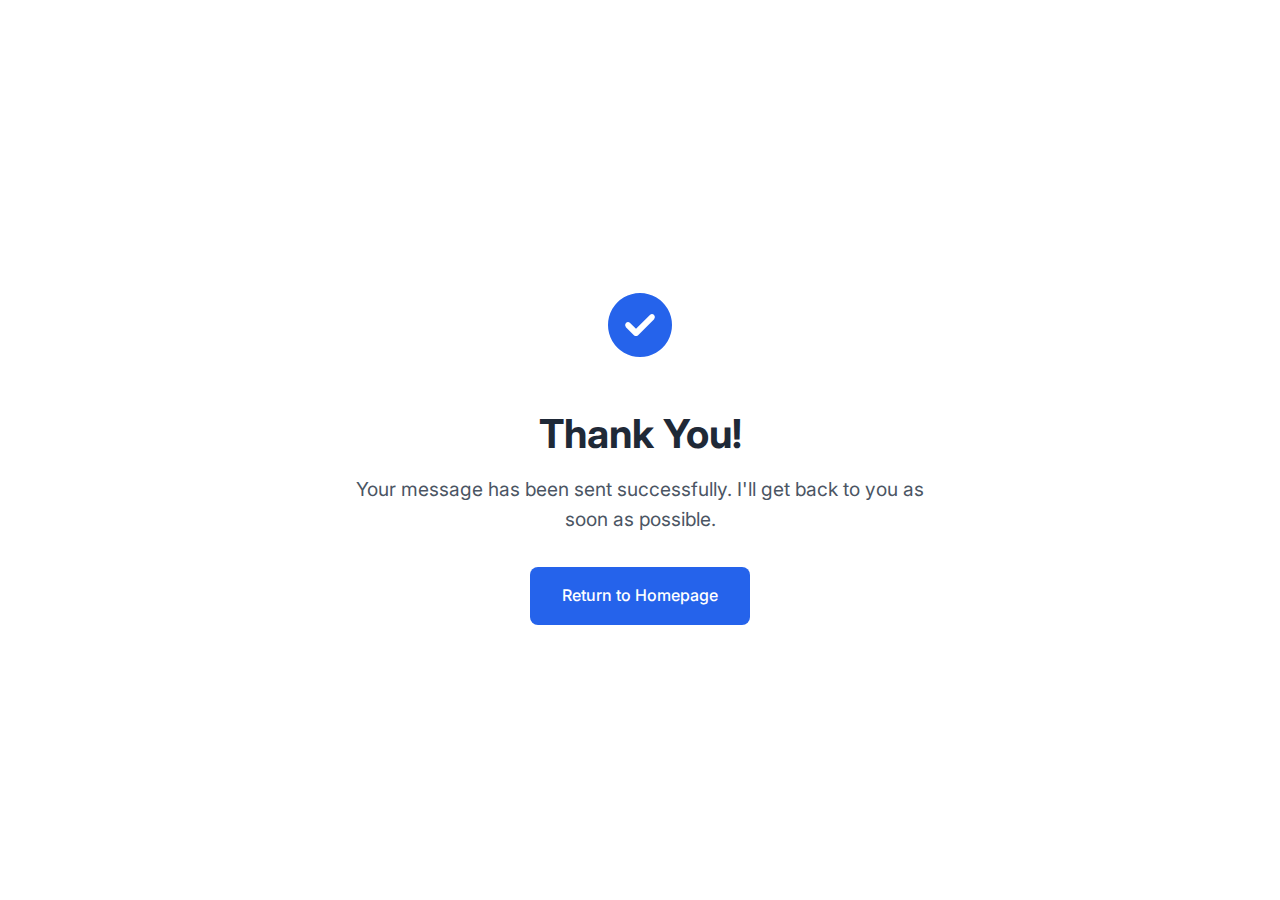
<file: thanks.html>
<!DOCTYPE html>
<html lang="en">
<head>
    <meta charset="UTF-8">
    <meta name="viewport" content="width=device-width, initial-scale=1.0">
    <title>Thank You - Luke Hamilton</title>
    <!-- Google Fonts -->
    <link rel="preconnect" href="https://fonts.googleapis.com">
    <link rel="preconnect" href="https://fonts.gstatic.com" crossorigin>
    <link href="https://fonts.googleapis.com/css2?family=Inter:wght@400;500;600;700&display=swap" rel="stylesheet">
    <!-- Font Awesome for icons -->
    <link rel="stylesheet" href="https://cdnjs.cloudflare.com/ajax/libs/font-awesome/6.5.1/css/all.min.css">
    <!-- Custom CSS -->
    <link rel="stylesheet" href="styles.css">
    <style>
        .thanks-section {
            min-height: 100vh;
            display: flex;
            align-items: center;
            justify-content: center;
            text-align: center;
            padding: 2rem;
        }
        
        .thanks-content {
            max-width: 600px;
            animation: fadeIn 1s ease;
        }
        
        .thanks-icon {
            font-size: 4rem;
            color: var(--primary-color);
            margin-bottom: 2rem;
        }
        
        .thanks-title {
            font-size: 2.5rem;
            margin-bottom: 1rem;
            color: var(--text-color);
        }
        
        .thanks-message {
            font-size: 1.2rem;
            color: var(--dark-gray);
            margin-bottom: 2rem;
        }
        
        .return-button {
            display: inline-block;
            padding: 1rem 2rem;
            background-color: var(--primary-color);
            color: white;
            text-decoration: none;
            border-radius: 8px;
            transition: all 0.3s ease;
            font-weight: 500;
        }
        
        .return-button:hover {
            background-color: var(--secondary-color);
            transform: translateY(-2px);
        }
    </style>
</head>
<body>
    <div class="thanks-section">
        <div class="thanks-content">
            <div class="thanks-icon">
                <i class="fas fa-check-circle"></i>
            </div>
            <h1 class="thanks-title">Thank You!</h1>
            <p class="thanks-message">Your message has been sent successfully. I'll get back to you as soon as possible.</p>
            <a href="index.html" class="return-button">Return to Homepage</a>
        </div>
    </div>
</body>
</html>
</file>
<file: styles.css>
/* Reset and Base Styles */
:root {
    --primary-color: #2563eb;
    --secondary-color: #3b82f6;
    --background-color: #ffffff;
    --text-color: #1f2937;
    --light-gray: #f3f4f6;
    --dark-gray: #4b5563;
    --transition: all 0.3s ease;
}

* {
    margin: 0;
    padding: 0;
    box-sizing: border-box;
}

html {
    scroll-behavior: smooth;
}

body {
    font-family: 'Inter', sans-serif;
    line-height: 1.6;
    color: var(--text-color);
    background-color: var(--background-color);
}

.container {
    max-width: 1200px;
    margin: 0 auto;
    padding: 0 2rem;
}

/* Typography */
h1, h2, h3 {
    line-height: 1.2;
    margin-bottom: 1rem;
}

h2 {
    font-size: 2.5rem;
    text-align: center;
    margin-bottom: 3rem;
}

/* Header/Navigation */
.header {
    position: fixed;
    top: 0;
    left: 0;
    right: 0;
    background-color: rgba(255, 255, 255, 0.98);
    box-shadow: 0 1px 0 rgba(0, 0, 0, 0.05);
    backdrop-filter: blur(10px);
    -webkit-backdrop-filter: blur(10px);
    z-index: 1000;
    transition: all 0.3s ease;
}

.header.scrolled {
    box-shadow: 0 2px 10px rgba(0, 0, 0, 0.1);
}

.nav {
    display: flex;
    justify-content: space-between;
    align-items: center;
    height: 80px;
    padding: 0 2rem;
}

.logo {
    display: flex;
    align-items: center;
    gap: 0.75rem;
    font-size: 1.5rem;
    font-weight: 600;
    color: var(--text-color);
    text-decoration: none;
    letter-spacing: -0.01em;
}

.logo-icon {
    font-size: 1.75rem;
    color: var(--primary-color);
    margin-top: -2px;
}

.logo-text {
    background: linear-gradient(135deg, var(--text-color) 0%, var(--dark-gray) 100%);
    -webkit-background-clip: text;
    -webkit-text-fill-color: transparent;
    background-clip: text;
}

.nav-links {
    display: flex;
    gap: 2.5rem;
    list-style: none;
    margin: 0;
    padding: 0;
}

.nav-link {
    position: relative;
    font-size: 1.1rem;
    font-weight: 500;
    color: var(--text-color);
    text-decoration: none;
    letter-spacing: 0.02em;
    padding: 0.5rem 0;
    transition: color 0.3s ease;
}

.nav-link::after {
    content: '';
    position: absolute;
    bottom: 0;
    left: 0;
    width: 0;
    height: 2px;
    background-color: var(--primary-color);
    transition: width 0.3s ease;
}

.nav-link:hover {
    color: var(--primary-color);
}

.nav-link:hover::after {
    width: 100%;
}

.nav-link.active {
    color: var(--primary-color);
}

.nav-link.active::after {
    width: 100%;
}

/* Mobile menu button */
.mobile-menu-btn {
    display: none;
    background: none;
    border: none;
    padding: 0.5rem;
    cursor: pointer;
}

.menu-icon {
    display: block;
    width: 24px;
    height: 2px;
    background-color: var(--text-color);
    position: relative;
    transition: background-color 0.3s ease;
}

.menu-icon::before,
.menu-icon::after {
    content: '';
    position: absolute;
    width: 24px;
    height: 2px;
    background-color: var(--text-color);
    transition: transform 0.3s ease;
}

.menu-icon::before {
    top: -8px;
}

.menu-icon::after {
    bottom: -8px;
}

/* Responsive styles */
@media (max-width: 768px) {
    .nav {
        padding: 0 1rem;
    }

    .mobile-menu-btn {
        display: block;
    }

    .nav-links {
        display: none;
        position: absolute;
        top: 80px;
        left: 0;
        right: 0;
        flex-direction: column;
        gap: 0;
        background-color: white;
        box-shadow: 0 2px 10px rgba(0, 0, 0, 0.1);
        padding: 1rem 0;
    }

    .nav-links.active {
        display: flex;
    }

    .nav-link {
        display: block;
        padding: 1rem 2rem;
    }

    .nav-link::after {
        display: none;
    }

    .nav-link:hover {
        background-color: var(--light-gray);
    }
}

/* Hero Section */
.hero {
    min-height: 100vh;
    position: relative;
    display: flex;
    align-items: center;
    justify-content: center;
    overflow: hidden;
    padding-top: 80px;
}

.hero-background {
    position: absolute;
    top: 0;
    left: 0;
    right: 0;
    bottom: 0;
    background: linear-gradient(135deg, #f8f9fa 0%, #e9ecef 100%);
    z-index: -1;
}

.hero-background::before {
    content: '';
    position: absolute;
    top: 0;
    left: 0;
    right: 0;
    bottom: 0;
    background: linear-gradient(45deg, rgba(37, 99, 235, 0.05) 0%, rgba(59, 130, 246, 0.05) 100%);
    mask: repeating-linear-gradient(45deg, transparent, transparent 5px, #000 5px, #000 10px);
    -webkit-mask: repeating-linear-gradient(45deg, transparent, transparent 5px, #000 5px, #000 10px);
}

.hero-content {
    text-align: center;
    width: 100%;
    max-width: 1200px;
    margin: 0 auto;
    padding: 2rem 1rem;
    display: flex;
    flex-direction: column;
    align-items: center;
    position: relative;
    z-index: 1;
}

.hero h1 {
    font-size: 4.5rem;
    font-weight: 700;
    margin-bottom: 1rem;
    letter-spacing: -0.02em;
    color: var(--text-color);
    width: 100%;
    text-align: center;
}

.tagline {
    font-size: 1.75rem;
    color: var(--dark-gray);
    margin-bottom: 3rem;
    letter-spacing: 0.02em;
    width: 100%;
    text-align: center;
}

.expertise-cards {
    display: grid;
    grid-template-columns: repeat(3, 1fr);
    gap: 2rem;
    width: 100%;
    max-width: 1000px;
    margin: 0 auto 3rem;
}

.expertise-card {
    background: rgba(255, 255, 255, 0.9);
    padding: 2rem;
    border-radius: 12px;
    box-shadow: 0 4px 6px rgba(0, 0, 0, 0.05);
    transition: all 0.3s ease;
    backdrop-filter: blur(10px);
    border: 1px solid rgba(255, 255, 255, 0.2);
    position: relative;
    overflow: hidden;
}

.expertise-card::before {
    content: '';
    position: absolute;
    top: 0;
    left: 0;
    right: 0;
    bottom: 0;
    background: linear-gradient(135deg, rgba(255, 255, 255, 0.2) 0%, rgba(255, 255, 255, 0) 100%);
    z-index: 0;
}

.expertise-card:hover {
    transform: translateY(-5px);
    box-shadow: 0 8px 15px rgba(0, 0, 0, 0.1);
    border-color: var(--primary-color);
}

.card-icon {
    font-size: 2.5rem;
    color: var(--primary-color);
    margin-bottom: 1.5rem;
    position: relative;
    z-index: 1;
}

.expertise-card h3 {
    font-size: 1.25rem;
    font-weight: 600;
    margin-bottom: 1rem;
    color: var(--text-color);
    position: relative;
    z-index: 1;
}

.expertise-card p {
    font-size: 1rem;
    color: var(--dark-gray);
    line-height: 1.6;
    position: relative;
    z-index: 1;
}

.cta-button {
    display: inline-block;
    padding: 1.25rem 2.5rem;
    font-size: 1.1rem;
    font-weight: 500;
    color: white;
    background-color: var(--primary-color);
    border-radius: 8px;
    text-decoration: none;
    transition: all 0.3s ease;
    box-shadow: 0 4px 6px rgba(37, 99, 235, 0.2);
}

.cta-button:hover {
    transform: translateY(-2px) scale(1.02);
    background-color: var(--secondary-color);
    box-shadow: 0 6px 12px rgba(37, 99, 235, 0.3);
}

/* About Section */
.about {
    padding: 8rem 0;
    background-color: var(--light-gray);
}

.about-content {
    display: flex;
    align-items: center;
    gap: 4rem;
}

.about-text {
    flex: 1;
}

.profile-img {
    width: 150px;
    height: 150px;
    border-radius: 50%;
    object-fit: cover;
    box-shadow: 0 10px 20px rgba(0, 0, 0, 0.1);
}

/* Projects Section */
.projects {
    padding: 8rem 0;
}

.project-grid {
    display: grid;
    grid-template-columns: repeat(auto-fit, minmax(300px, 1fr));
    gap: 2rem;
}

.project-card {
    background-color: #ffffff;
    padding: 2rem;
    border-radius: 10px;
    box-shadow: 0 4px 6px rgba(0, 0, 0, 0.1);
    transition: var(--transition);
    border: 1px solid #eaeaea;
    display: flex;
    flex-direction: column;
    height: 100%;
}

.project-card:hover {
    transform: translateY(-5px);
    box-shadow: 0 10px 20px rgba(0, 0, 0, 0.1);
    border-color: var(--primary-color);
}

.project-card h3 {
    color: var(--primary-color);
    font-size: 1.5rem;
    margin-bottom: 1rem;
}

.project-card p {
    color: var(--dark-gray);
    margin-bottom: 1.5rem;
    flex-grow: 1;
}

.project-achievements,
.project-tech {
    margin-bottom: 1.5rem;
}

.project-achievements h4,
.project-tech h4 {
    font-size: 1rem;
    color: var(--text-color);
    margin-bottom: 0.5rem;
}

.project-achievements ul,
.project-tech ul {
    list-style: none;
    padding-left: 0;
}

.project-achievements li,
.project-tech li {
    position: relative;
    padding-left: 1.5rem;
    margin-bottom: 0.5rem;
    font-size: 0.95rem;
    color: var(--dark-gray);
}

.project-achievements li::before {
    content: "→";
    position: absolute;
    left: 0;
    color: var(--primary-color);
}

.project-tech li::before {
    content: "•";
    position: absolute;
    left: 0;
    color: var(--primary-color);
}

.project-links {
    display: flex;
    gap: 1rem;
    margin-top: auto;
}

.project-link {
    padding: 0.5rem 1rem;
    text-decoration: none;
    color: var(--primary-color);
    border: 1px solid var(--primary-color);
    border-radius: 5px;
    transition: var(--transition);
    font-size: 0.9rem;
    font-weight: 500;
    background: none;
    cursor: pointer;
    font-family: inherit;
}

.project-link:hover {
    background-color: var(--primary-color);
    color: white;
}

/* Contact Section */
.contact {
    padding: 8rem 0;
    background-color: var(--light-gray);
}

.contact-content {
    max-width: 600px;
    margin: 0 auto;
}

.form-group {
    margin-bottom: 1.5rem;
}

label {
    display: block;
    margin-bottom: 0.5rem;
    font-weight: 500;
}

input,
textarea {
    width: 100%;
    padding: 0.75rem;
    border: 1px solid #ddd;
    border-radius: 5px;
    font-family: inherit;
    transition: var(--transition);
}

input:focus,
textarea:focus {
    outline: none;
    border-color: var(--primary-color);
}

.submit-button {
    background-color: var(--primary-color);
    color: white;
    border: none;
    padding: 1rem 2rem;
    border-radius: 5px;
    cursor: pointer;
    font-weight: 500;
    transition: var(--transition);
}

.submit-button:hover {
    background-color: var(--secondary-color);
}

.contact-info {
    text-align: center;
    margin-top: 2rem;
}

.email-link {
    color: var(--primary-color);
    text-decoration: none;
    font-weight: 500;
}

/* Footer */
.footer {
    padding: 2rem 0;
    text-align: center;
    background-color: var(--text-color);
    color: white;
}

.social-links {
    display: flex;
    justify-content: center;
    gap: 1.5rem;
    margin-bottom: 1rem;
}

.social-links a {
    color: white;
    font-size: 1.5rem;
    transition: var(--transition);
}

.social-links a:hover {
    color: var(--primary-color);
}

.copyright {
    font-size: 0.9rem;
    color: #9ca3af;
}

/* Media Queries */
@media (max-width: 768px) {
    .nav {
        height: auto;
        padding: 1rem 0;
        flex-direction: column;
        gap: 1rem;
    }

    .hero h1 {
        font-size: 3rem;
    }

    .tagline {
        font-size: 1.25rem;
    }

    .about-content {
        flex-direction: column-reverse;
        text-align: center;
    }

    .profile-img {
        width: 100px;
        height: 100px;
    }
}

@media (max-width: 480px) {
    .nav-links {
        flex-direction: column;
        gap: 1rem;
        text-align: center;
    }

    .hero h1 {
        font-size: 2.5rem;
    }

    .project-card {
        padding: 1.5rem;
    }
}

/* Modal Styles */
.project-title {
    cursor: pointer;
    transition: var(--transition);
    display: inline-block;
}

.project-title:hover {
    color: var(--secondary-color);
}

.modal {
    display: none;
    position: fixed;
    top: 0;
    left: 0;
    width: 100%;
    height: 100%;
    background-color: rgba(0, 0, 0, 0);
    z-index: 1100;
    overflow-y: auto;
    transition: background-color 0.3s ease;
    opacity: 0;
    visibility: hidden;
}

.modal.active {
    display: block;
    background-color: rgba(0, 0, 0, 0.8);
    opacity: 1;
    visibility: visible;
}

.modal-content {
    position: relative;
    background-color: var(--background-color);
    margin: 2rem auto;
    padding: 2rem;
    width: 90%;
    max-width: 1200px;
    border-radius: 10px;
    box-shadow: 0 5px 15px rgba(0, 0, 0, 0.3);
    transform: translateY(-20px);
    opacity: 0;
    transition: all 0.3s ease;
}

.modal.active .modal-content {
    transform: translateY(0);
    opacity: 1;
}

.close-modal {
    position: absolute;
    right: 1.5rem;
    top: 1rem;
    font-size: 2rem;
    cursor: pointer;
    color: var(--dark-gray);
    transition: var(--transition);
}

.close-modal:hover {
    color: var(--primary-color);
}

.modal-grid {
    display: grid;
    grid-template-columns: 3fr 2fr;
    gap: 2rem;
    margin-top: 2rem;
}

.modal-text h3 {
    color: var(--primary-color);
    margin: 1.5rem 0 1rem;
}

.modal-text ul {
    list-style: none;
    padding-left: 1.5rem;
    margin: 1rem 0;
}

.modal-text li {
    position: relative;
    margin-bottom: 0.5rem;
}

.modal-text li::before {
    content: "→";
    position: absolute;
    left: -1.5rem;
    color: var(--primary-color);
}

.modal-images {
    display: grid;
    gap: 1.5rem;
}

.image-placeholder {
    background: linear-gradient(135deg, #f6f7f9 0%, #e9ecef 100%);
    border-radius: 8px;
    padding: 2rem;
    min-height: 200px;
    display: flex;
    align-items: center;
    justify-content: center;
    text-align: center;
    color: var(--dark-gray);
    border: 2px dashed #ddd;
}

/* Modal Responsive Styles */
@media (max-width: 768px) {
    .modal-grid {
        grid-template-columns: 1fr;
    }

    .modal-content {
        margin: 1rem;
        padding: 1.5rem;
        width: calc(100% - 2rem);
    }

    .image-placeholder {
        min-height: 150px;
    }
}

/* Animations */
.fade-in {
    opacity: 0;
    animation: fadeIn 1s ease forwards;
}

.slide-in {
    opacity: 0;
    transform: translateY(20px);
    animation: slideIn 1s ease forwards 0.3s;
}

.slide-in-card {
    opacity: 0;
    transform: translateY(20px);
    animation: slideIn 1s ease forwards;
}

.expertise-cards .expertise-card:nth-child(1) {
    animation-delay: 0.4s;
}

.expertise-cards .expertise-card:nth-child(2) {
    animation-delay: 0.6s;
}

.expertise-cards .expertise-card:nth-child(3) {
    animation-delay: 0.8s;
}

@keyframes fadeIn {
    from {
        opacity: 0;
    }
    to {
        opacity: 1;
    }
}

@keyframes slideIn {
    from {
        opacity: 0;
        transform: translateY(20px);
    }
    to {
        opacity: 1;
        transform: translateY(0);
    }
}

/* Responsive Design */
@media (max-width: 768px) {
    .hero h1 {
        font-size: 3rem;
    }

    .tagline {
        font-size: 1.25rem;
    }

    .expertise-cards {
        grid-template-columns: 1fr;
        gap: 1.5rem;
        padding: 0 1rem;
    }

    .expertise-card {
        padding: 1.5rem;
    }
}
</file>
